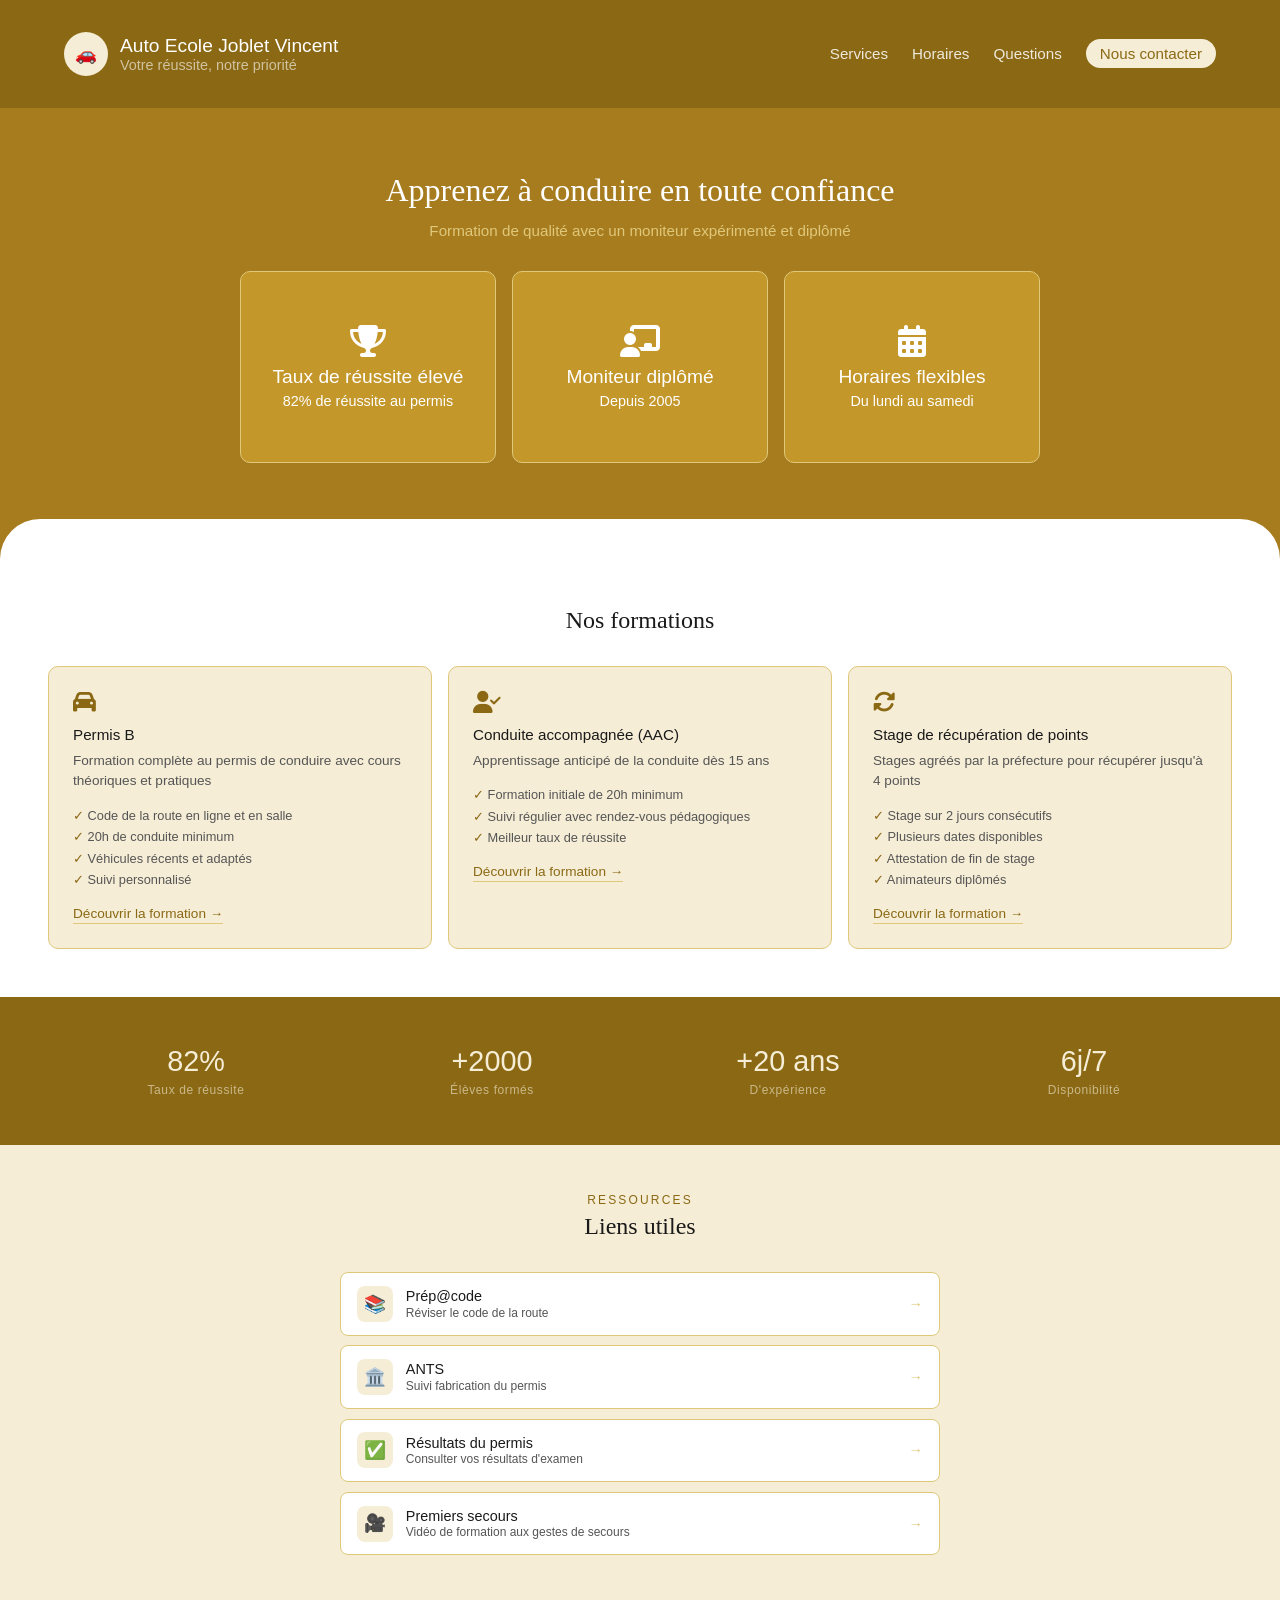
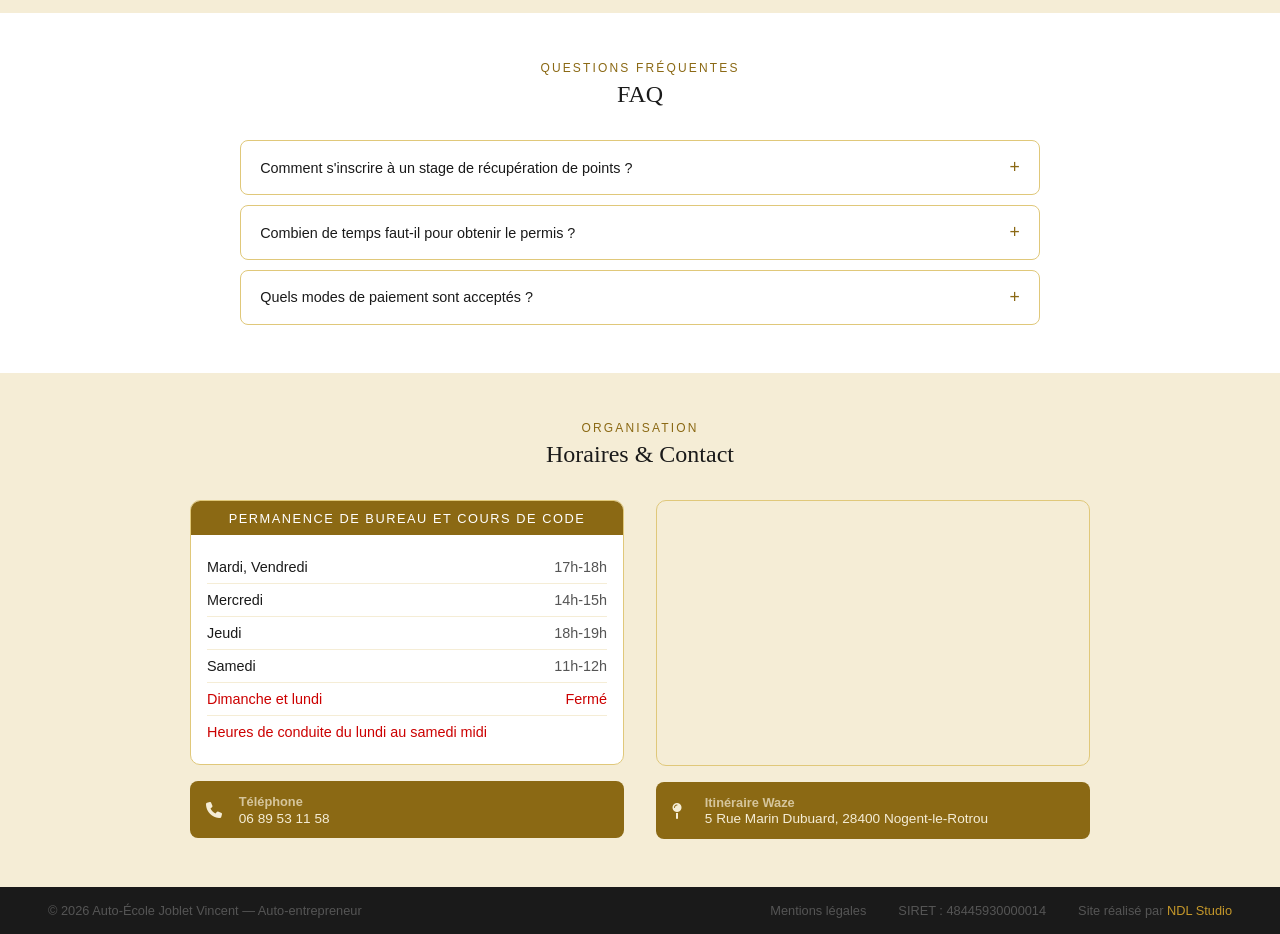
<file: index.html>
<!DOCTYPE html>
<html lang="fr">
<head>
  <meta charset="UTF-8">
  <link href="ressource/style.css" rel="stylesheet">
  <link rel="stylesheet" href="https://cdnjs.cloudflare.com/ajax/libs/font-awesome/6.5.0/css/all.min.css">
  <meta name="viewport" content="width=device-width, initial-scale=1.0">
  <title>Auto Ecole Joblet</title>
</head>
<body>

    <nav class="nav">
        <div class="nav-left">
            <div class="nav-logo-circle">🚗</div>
            <div>
                <p class="nav-title">Auto Ecole Joblet Vincent</p>
                <p class="nav-subtitle">Votre réussite, notre priorité</p>
            </div>
        </div>
        <ul class="nav-links">
            <li><a href="#services">Services</a></li>
            <li><a href="#contact">Horaires</a></li>
            <li><a href="#faq">Questions</a></li>
            <li><a href="#contact" class="nav-cta">Nous contacter</a></li>
        </ul>
        <button class="burger" id="burger">
            <span></span>
            <span></span>
            <span></span>
        </button>
    </nav>

    <section class="hero">
        <h1>Apprenez à conduire en toute confiance</h1>
        <p>Formation de qualité avec un moniteur expérimenté et diplômé</p>
        <div class="hero-cards">
            <div class="hero-card">
                <i class="fa-solid fa-trophy"></i>
                <h3>Taux de réussite élevé</h3>
                <p>82% de réussite au permis</p>
            </div>
            <div class="hero-card">
                <i class="fa-solid fa-chalkboard-user"></i>
                <h3>Moniteur diplômé</h3>
                <p>Depuis 2005</p>
            </div>
            <div class="hero-card">
                <i class="fa-solid fa-calendar-days"></i>
                <h3>Horaires flexibles</h3>
                <p>Du lundi au samedi</p>
            </div>
        </div>
    </section>

    <section class="services" id="services">
        <h2>Nos formations</h2>
        <div class="services-grid">
            <div class="scard">
                <i class="fa-solid fa-car"></i>
                <h3>Permis B</h3>
                <p>Formation complète au permis de conduire avec cours théoriques et pratiques</p>
                <ul>
                    <li>Code de la route en ligne et en salle</li>
                    <li>20h de conduite minimum</li>
                    <li>Véhicules récents et adaptés</li>
                    <li>Suivi personnalisé</li>
                </ul>
                <a href="permis-b.html" class="scard-btn">Découvrir la formation →</a>
            </div>
            <div class="scard">
                <i class="fa-solid fa-user-check"></i>
                <h3>Conduite accompagnée (AAC)</h3>
                <p>Apprentissage anticipé de la conduite dès 15 ans</p>
                <ul>
                    <li>Formation initiale de 20h minimum</li>
                    <li>Suivi régulier avec rendez-vous pédagogiques</li>
                    <li>Meilleur taux de réussite</li>
                </ul>
                <a href="conduite-accompagnee.html" class="scard-btn">Découvrir la formation →</a>
            </div>
            <div class="scard">
                <i class="fa-solid fa-rotate"></i>
                <h3>Stage de récupération de points</h3>
                <p>Stages agréés par la préfecture pour récupérer jusqu'à 4 points</p>
                <ul>
                    <li>Stage sur 2 jours consécutifs</li>
                    <li>Plusieurs dates disponibles</li>
                    <li>Attestation de fin de stage</li>
                    <li>Animateurs diplômés</li>
                </ul>
                <a href="recuperation-points.html" class="scard-btn">Découvrir la formation →</a>
            </div>
        </div>
    </section>

    <div class="stats">
        <div class="stat">
            <span class="stat-num">82%</span>
            <span class="stat-lbl">Taux de réussite</span>
        </div>
        <div class="stat">
            <span class="stat-num">+2000</span>
            <span class="stat-lbl">Élèves formés</span>
        </div>
        <div class="stat">
            <span class="stat-num">+20 ans</span>
            <span class="stat-lbl">D'expérience</span>
        </div>
        <div class="stat">
            <span class="stat-num">6j/7</span>
            <span class="stat-lbl">Disponibilité</span>
        </div>
    </div>

    <section class="liens" id="liens">
        <p class="section-label">Ressources</p>
        <h2>Liens utiles</h2>
        <div class="liens-grid">
            <div class="liens-group">
                <a href="https://www.prepacode-enpc.fr/landing_page" target="_blank" class="lien-card">
                    <div class="lien-icon">📚</div>
                    <div>
                        <p class="lien-name">Prép@code</p>
                        <p class="lien-desc">Réviser le code de la route</p>
                    </div>
                    <span class="lien-arrow">→</span>
                </a>
                <a href="https://permisdeconduire.ants.gouv.fr" target="_blank" class="lien-card">
                    <div class="lien-icon">🏛️</div>
                    <div>
                        <p class="lien-name">ANTS</p>
                        <p class="lien-desc">Suivi fabrication du permis</p>
                    </div>
                    <span class="lien-arrow">→</span>
                </a>
                <a href="https://www.securite-routiere.gouv.fr/resultats-du-permis-de-conduire#3" target="_blank" class="lien-card">
                    <div class="lien-icon">✅</div>
                    <div>
                        <p class="lien-name">Résultats du permis</p>
                        <p class="lien-desc">Consulter vos résultats d'examen</p>
                    </div>
                    <span class="lien-arrow">→</span>
                </a>
                <a href="https://www.youtube.com/watch?v=EZXLKHMjJOY" target="_blank" class="lien-card">
                    <div class="lien-icon">🎥</div>
                    <div>
                        <p class="lien-name">Premiers secours</p>
                        <p class="lien-desc">Vidéo de formation aux gestes de secours</p>
                    </div>
                    <span class="lien-arrow">→</span>
                </a>
            </div>
        </div>
    </section>

    <section class="faq" id="faq">
        <p class="section-label">Questions Fréquentes</p>
        <h2>FAQ</h2>
        <div class="faq-list">
            <div class="faq-item">
                <div class="faq-question">
                    <span>Comment s'inscrire à un stage de récupération de points ?</span>
                    <span class="faq-arrow">+</span>
                </div>
                <div class="faq-answer">Consultez les dates disponibles dans la section Stages et contactez-nous pour confirmer votre inscription</div>
            </div>
            <div class="faq-item">
                <div class="faq-question">
                    <span>Combien de temps faut-il pour obtenir le permis ?</span>
                    <span class="faq-arrow">+</span>
                </div>
                <div class="faq-answer">En moyenne comptez 3 à 6 mois selon votre rythme d'apprentissage.</div>
            </div>
            <div class="faq-item">
                <div class="faq-question">
                    <span>Quels modes de paiement sont acceptés ?</span>
                    <span class="faq-arrow">+</span>
                </div>
                <div class="faq-answer">Nous acceptons les espèces, chèques et virements.</div>
            </div>
        </div>
    </section>

    <section class="horaires" id="contact">
        <p class="section-label">Organisation</p>
        <h2>Horaires & Contact</h2>
        <div class="horaires-wrap">
            <div class="horaires-left">
                <div class="horaires-bloc">
                    <div class="horaires-bloc-texte">Permanence de bureau et cours de code</div>
                    <div class="horaires-bloc-content">
                        <div class="horaires-row">
                            <span class="jour">Mardi, Vendredi</span>
                            <span class="heure">17h-18h</span>
                        </div>
                        <div class="horaires-row">
                            <span class="jour">Mercredi</span>
                            <span class="heure">14h-15h</span>
                        </div>
                        <div class="horaires-row">
                            <span class="jour">Jeudi</span>
                            <span class="heure">18h-19h</span>
                        </div>
                        <div class="horaires-row">
                            <span class="jour">Samedi</span>
                            <span class="heure">11h-12h</span>
                        </div>
                        <div class="horaires-row ferme">
                            <span class="jour">Dimanche et lundi</span>
                            <span class="heure">Fermé</span>
                        </div>
                        <div class="horaires-row ferme">
                            <span class="jour">Heures de conduite du lundi au samedi midi</span>
                        </div>
                    </div>
                </div>
                <a href="tel:+33689531158" class="contact-card">
                    <i class="fa-solid fa-phone"></i>
                    <div class="contact-card-info">
                        <h4>Téléphone</h4>
                        <p>06 89 53 11 58</p>
                    </div>
                </a>
            </div>
            <div class="horaires-right">
                <div class="carte-placeholder">
                    <iframe 
                        src="https://www.google.com/maps/embed?pb=!1m18!1m12!1m3!1d2638.5!2d0.8234!3d48.3234!2m3!1f0!2f0!3f0!3m2!1i1024!2i768!4f13.1!3m3!1m2!1s0x0%3A0x0!2s5+Rue+Marin+Dubuard+28400+Nogent-le-Rotrou!5e0!3m2!1sfr!2sfr!4v1234567890"
                        width="100%" 
                        height="220" 
                        style="border:0; border-radius:10px;" 
                        allowfullscreen="" 
                        loading="lazy">
                    </iframe>
                </div>
                <a href="https://www.waze.com/ul?ll=48.32102%2C0.81841&navigate=yes" target="_blank" class="contact-card">
                    <i class="fa-solid fa-map-pin"></i>
                    <div class="contact-card-info">
                        <h4>Itinéraire Waze</h4>
                        <p>5 Rue Marin Dubuard, 28400 Nogent-le-Rotrou</p>
                    </div>
                </a>
            </div>
        </div>
    </section>

    <script src="ressource/script.js"></script>
</body>
<footer class="footer">
    <span>© 2026 Auto-École Joblet Vincent — Auto-entrepreneur</span>
    <div class="footer-links">
        <a href="mentions-legales.html">Mentions légales</a>
        <span>SIRET : 48445930000014</span>
        <span class="footer-credit">Site réalisé par <a href="https://ndlstudio.fr" target="_blank">NDL Studio</a></span>
    </div>
</footer>
</html>
</file>
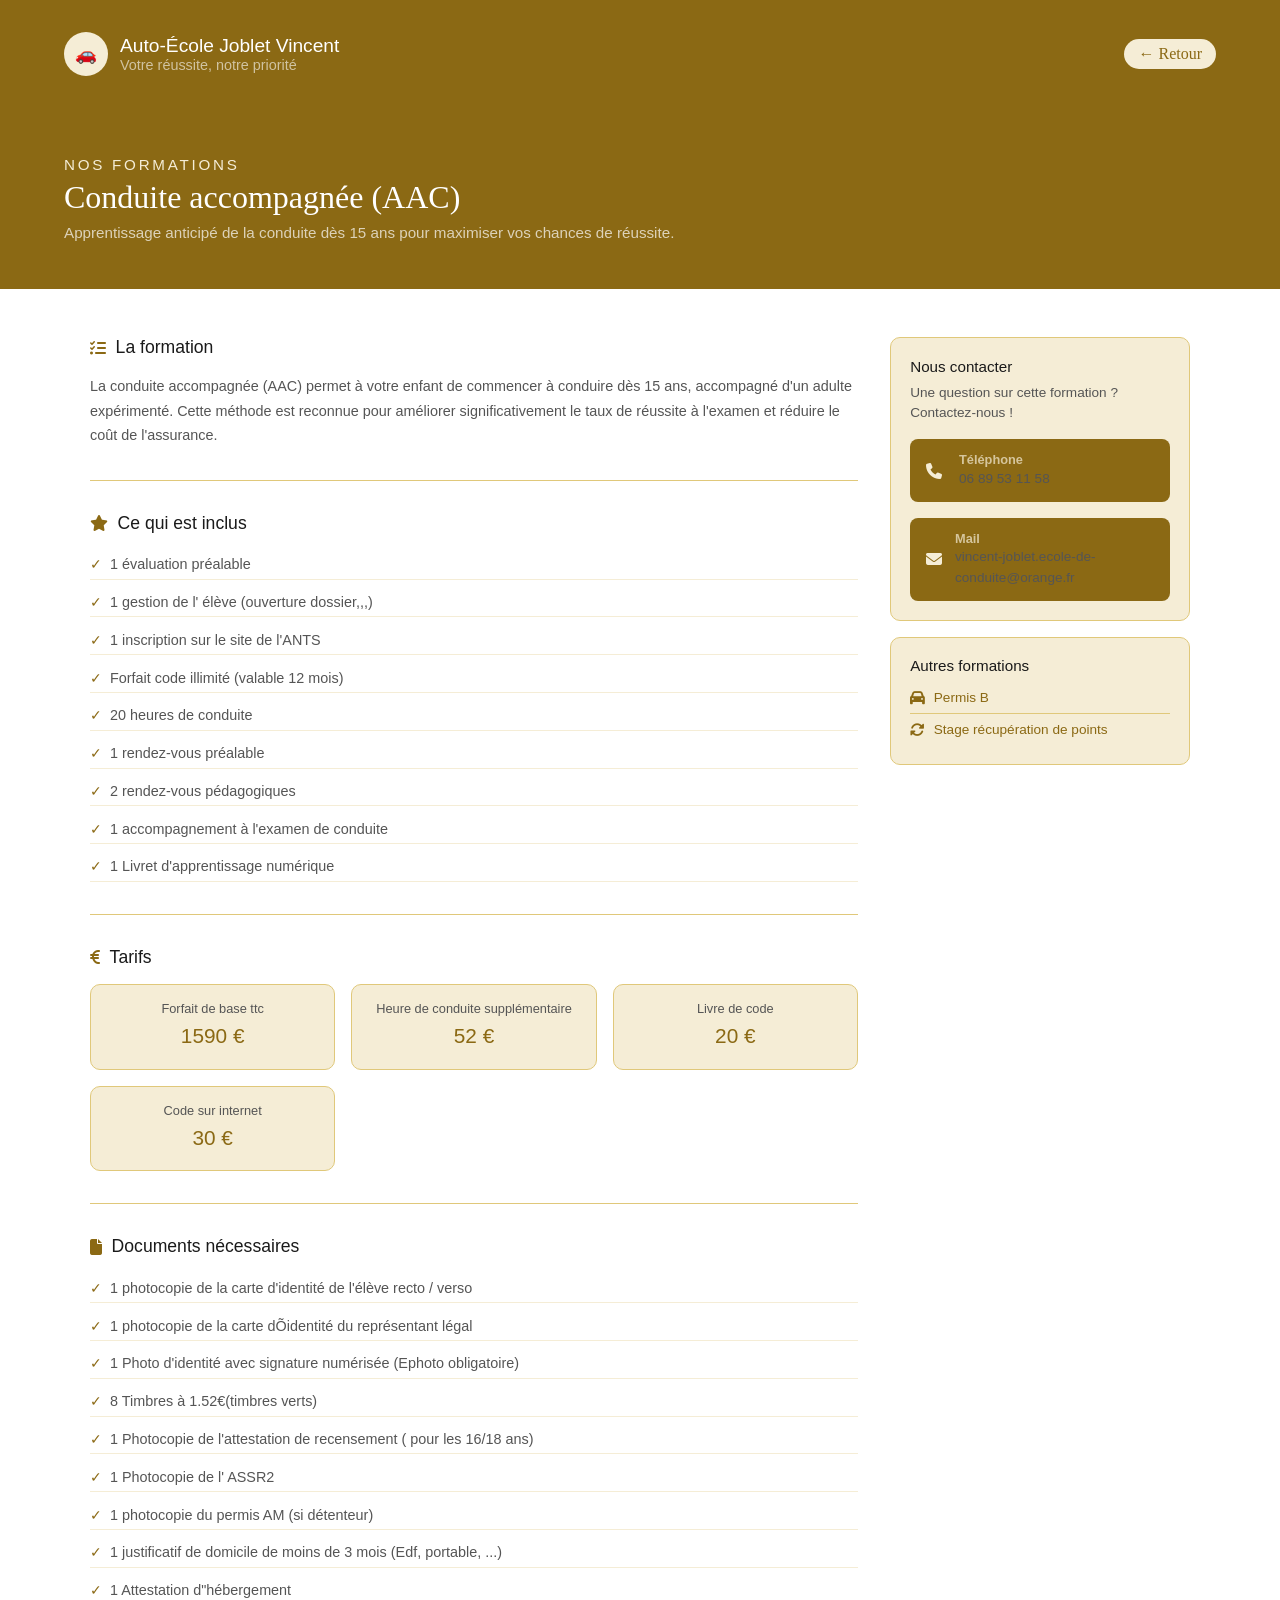
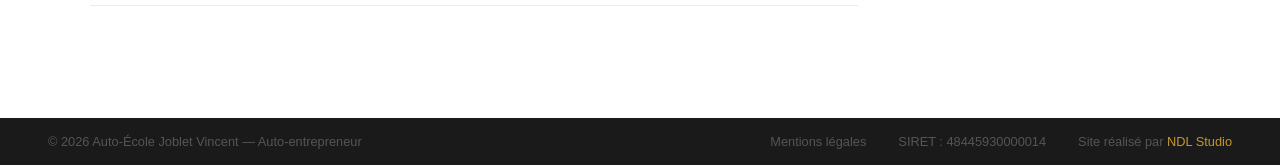
<file: conduite-accompagnee.html>
<!DOCTYPE html>
<html lang="fr">
<head>
    <meta charset="UTF-8">
    <meta name="viewport" content="width=device-width, initial-scale=1.0">
    <title>Conduite Accompagnée - Auto-École Joblet Vincent</title>
    <link href="ressource/style.css" rel="stylesheet">
    <link rel="stylesheet" href="https://cdnjs.cloudflare.com/ajax/libs/font-awesome/6.5.0/css/all.min.css">
</head>
<body>

    <nav class="nav">
        <div class="nav-left">
            <div class="nav-logo-circle">🚗</div>
            <div>
                <p class="nav-title">Auto-École Joblet Vincent</p>
                <p class="nav-subtitle">Votre réussite, notre priorité</p>
            </div>
        </div>
        <a href="index.html" class="nav-cta" style="text-decoration:none;">← Retour</a>
    </nav>

    <div class="formation-hero">
        <div class="formation-hero-content">
            <p class="section-label">Nos formations</p>
            <h1>Conduite accompagnée (AAC)</h1>
            <p>Apprentissage anticipé de la conduite dès 15 ans pour maximiser vos chances de réussite.</p>
        </div>
    </div>

    <section class="formation-section">
        <div class="formation-grid">

            <div class="formation-main">

                <div class="formation-bloc">
                    <h2><i class="fa-solid fa-list-check"></i> La formation</h2>
                    <p>La conduite accompagnée (AAC) permet à votre enfant de commencer à conduire dès 15 ans, accompagné d'un adulte expérimenté. Cette méthode est reconnue pour améliorer significativement le taux de réussite à l'examen et réduire le coût de l'assurance.</p>
                </div>


                <div class="formation-bloc">
                    <h2><i class="fa-solid fa-star"></i> Ce qui est inclus</h2>
                    <ul class="formation-list">
                        <li>1 évaluation préalable</li>
                        <li>1 gestion de l' élève (ouverture dossier,,,)</li>
                        <li>1 inscription sur le site de l'ANTS</li>
                        <li>Forfait code illimité (valable 12 mois)</li>
                        <li>20 heures de conduite</li>
                        <li>1 rendez-vous préalable</li>
                        <li>2 rendez-vous pédagogiques</li>
                        <li>1 accompagnement à l'examen de conduite</li>
                        <li>1 Livret d'apprentissage numérique</li>
                    </ul>
                </div>

                <div class="formation-bloc">
                    <h2><i class="fa-solid fa-euro-sign"></i> Tarifs</h2>
                    <div class="tarifs-grid">
                        <div class="tarif-card">
                            <div class="tarif-nom">Forfait de base ttc</div>
                            <div class="tarif-prix">1590 €</div>
                            <!-- <div class="tarif-desc">Prestation décrite au dessus</div> -->
                        </div>
                        <div class="tarif-card">
                            <div class="tarif-nom">Heure de conduite supplémentaire</div>
                            <div class="tarif-prix">52 €</div>
                        </div>
                        <div class="tarif-card">
                            <div class="tarif-nom">Livre de code</div>
                            <div class="tarif-prix">20 €</div>
                        </div>
                        <div class="tarif-card">
                            <div class="tarif-nom">Code sur internet</div>
                            <div class="tarif-prix">30 €</div>
                        </div>
                    </div>
                </div>

                <div class="formation-bloc">
                    <h2><i class="fa-solid fa-file"></i> Documents nécessaires</h2>
                    <ul class="formation-list">
                        <li>1 photocopie de la carte d'identité de l'élève recto / verso</li>
                        <li>1 photocopie de la carte dÕidentité du représentant légal</li>
                        <li>1 Photo d'identité avec signature numérisée (Ephoto obligatoire)</li>
                        <li>8 Timbres à 1.52€(timbres verts)</li>
                        <li>1 Photocopie de l'attestation de recensement ( pour les 16/18 ans)</li>
                        <li>1 Photocopie de l' ASSR2</li>
                        <li>1 photocopie du permis AM (si détenteur)</li>
                        <li>1 justificatif de domicile de moins de 3 mois (Edf, portable, ...)</li>
                        <li>1 Attestation d"hébergement</li>
                    </ul>
                </div>

            </div>

            <div class="formation-aside">
                <div class="aside-card">
                    <h3>Nous contacter</h3>
                    <p>Une question sur cette formation ? Contactez-nous !</p>
                    <a href="tel:+33689531158" class="contact-card" style="margin-top:1rem;">
                        <i class="fa-solid fa-phone"></i>
                        <div class="contact-card-info">
                            <h4>Téléphone</h4>
                            <p>06 89 53 11 58</p>
                        </div>
                    </a>
                    <a href="mailto:vincent-joblet.ecole-de-conduite@orange.fr" class="contact-card" style="margin-top:1rem;">
                        <i class="fa-solid fa-envelope"></i>
                        <div class="contact-card-info">
                            <h4>Mail</h4>
                            <p>vincent-joblet.ecole-de-conduite@orange.fr</p>
                        </div>
                    </a>
                </div>
                <div class="aside-card">
                    <h3>Autres formations</h3>
                    <a href="permis-b.html" class="aside-lien">
                        <i class="fa-solid fa-car"></i> Permis B
                    </a>
                    <a href="recuperation-points.html" class="aside-lien">
                        <i class="fa-solid fa-rotate"></i> Stage récupération de points
                    </a>
                </div>
            </div>

        </div>
    </section>

    <footer class="footer">
        <span>© 2026 Auto-École Joblet Vincent — Auto-entrepreneur</span>
        <div class="footer-links">
            <a href="mentions-legales.html">Mentions légales</a>
            <span>SIRET : 48445930000014</span>
            <span class="footer-credit">Site réalisé par <a href="https://ndlstudio.fr" target="_blank">NDL Studio</a></span>
        </div>
    </footer>

</body>
</html>
</file>
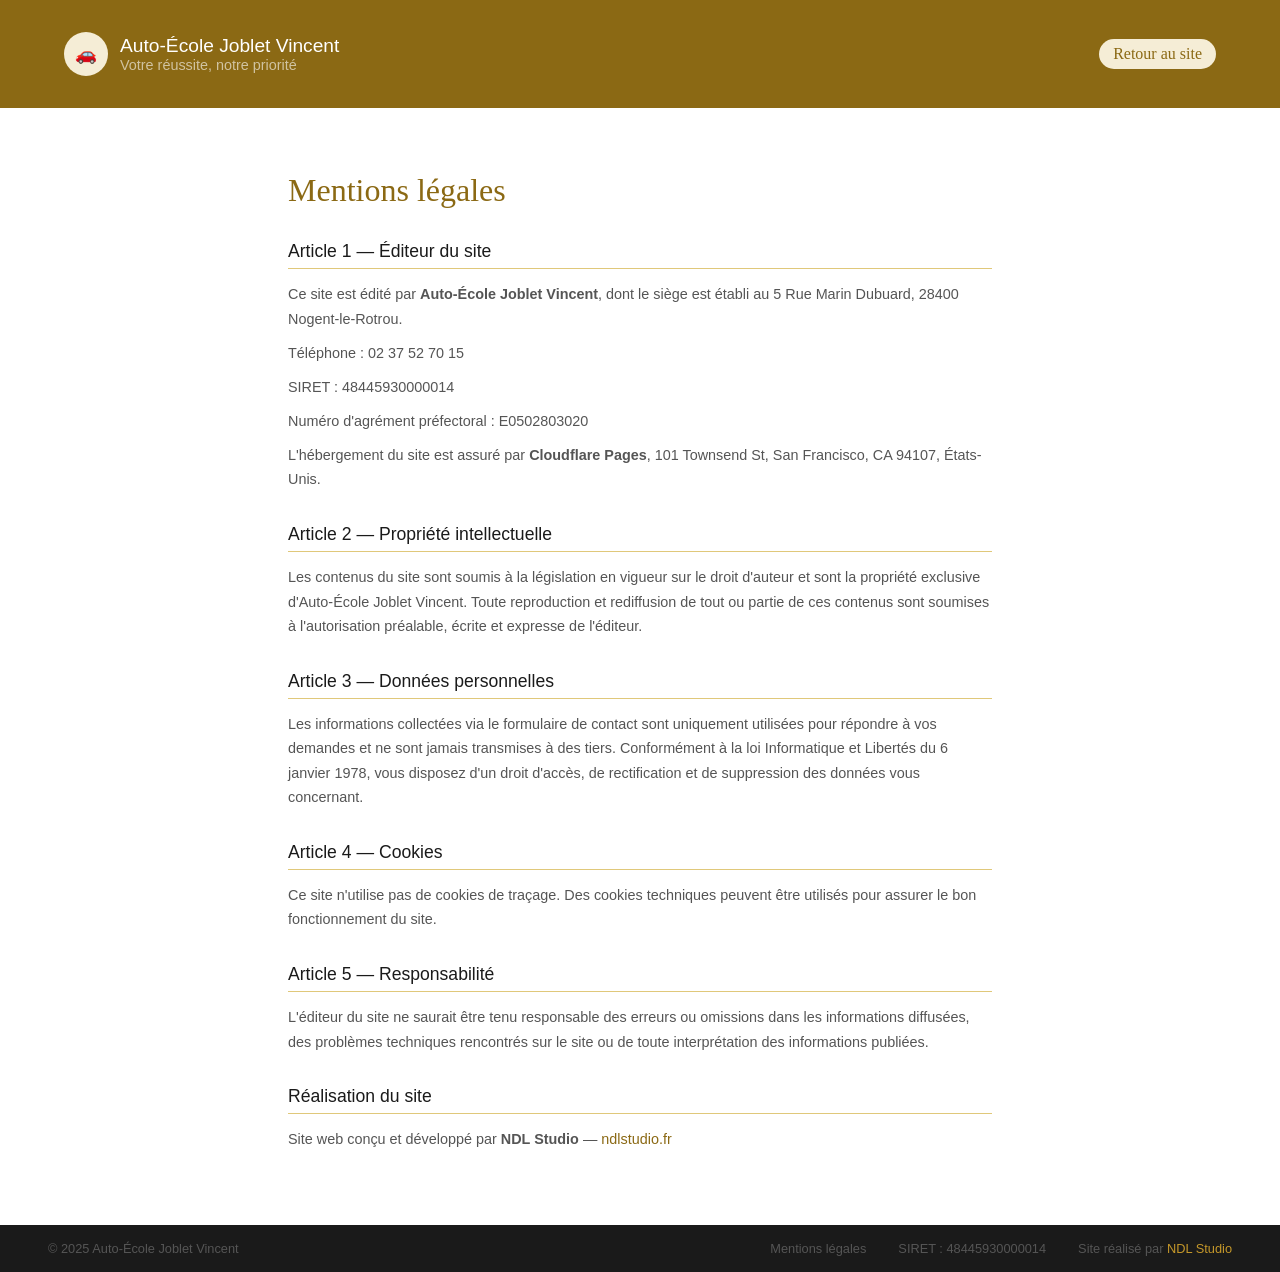
<file: mentions-legales.html>
<!DOCTYPE html>
<html lang="fr">
<head>
    <meta charset="UTF-8">
    <meta name="viewport" content="width=device-width, initial-scale=1.0">
    <title>Mentions légales - Auto-École Joblet Vincent</title>
    <link href="ressource/style.css" rel="stylesheet">
    <link rel="stylesheet" href="https://cdnjs.cloudflare.com/ajax/libs/font-awesome/6.5.0/css/all.min.css">
</head>
<body>

    <nav class="nav">
        <div class="nav-left">
            <div class="nav-logo-circle">🚗</div>
            <div>
                <p class="nav-title">Auto-École Joblet Vincent</p>
                <p class="nav-subtitle">Votre réussite, notre priorité</p>
            </div>
        </div>
        <a href="index.html" class="nav-cta" style="text-decoration:none;">Retour au site</a>
    </nav>

    <section class="mentions">
        <h1>Mentions légales</h1>

        <h2>Article 1 — Éditeur du site</h2>
        <p>Ce site est édité par <strong>Auto-École Joblet Vincent</strong>, dont le siège est établi au 5 Rue Marin Dubuard, 28400 Nogent-le-Rotrou.</p>
        <p>Téléphone : 02 37 52 70 15</p>
        <p>SIRET : 48445930000014</p>
        <p>Numéro d'agrément préfectoral : E0502803020</p>
        <p>L'hébergement du site est assuré par <strong>Cloudflare Pages</strong>, 101 Townsend St, San Francisco, CA 94107, États-Unis.</p>

        <h2>Article 2 — Propriété intellectuelle</h2>
        <p>Les contenus du site sont soumis à la législation en vigueur sur le droit d'auteur et sont la propriété exclusive d'Auto-École Joblet Vincent. Toute reproduction et rediffusion de tout ou partie de ces contenus sont soumises à l'autorisation préalable, écrite et expresse de l'éditeur.</p>

        <h2>Article 3 — Données personnelles</h2>
        <p>Les informations collectées via le formulaire de contact sont uniquement utilisées pour répondre à vos demandes et ne sont jamais transmises à des tiers. Conformément à la loi Informatique et Libertés du 6 janvier 1978, vous disposez d'un droit d'accès, de rectification et de suppression des données vous concernant.</p>

        <h2>Article 4 — Cookies</h2>
        <p>Ce site n'utilise pas de cookies de traçage. Des cookies techniques peuvent être utilisés pour assurer le bon fonctionnement du site.</p>

        <h2>Article 5 — Responsabilité</h2>
        <p>L'éditeur du site ne saurait être tenu responsable des erreurs ou omissions dans les informations diffusées, des problèmes techniques rencontrés sur le site ou de toute interprétation des informations publiées.</p>

        <h2>Réalisation du site</h2>
        <p>Site web conçu et développé par <strong>NDL Studio</strong> — <a href="https://ndlstudio.fr" target="_blank">ndlstudio.fr</a></p>
    </section>

    <footer class="footer">
        <span>© 2025 Auto-École Joblet Vincent</span>
        <div class="footer-links">
            <span>Mentions légales</span>
            <span>SIRET : 48445930000014</span>
            <span class="footer-credit">Site réalisé par <a href="https://ndlstudio.fr" target="_blank">NDL Studio</a></span>
        </div>
    </footer>

</body>
</html>
</file>
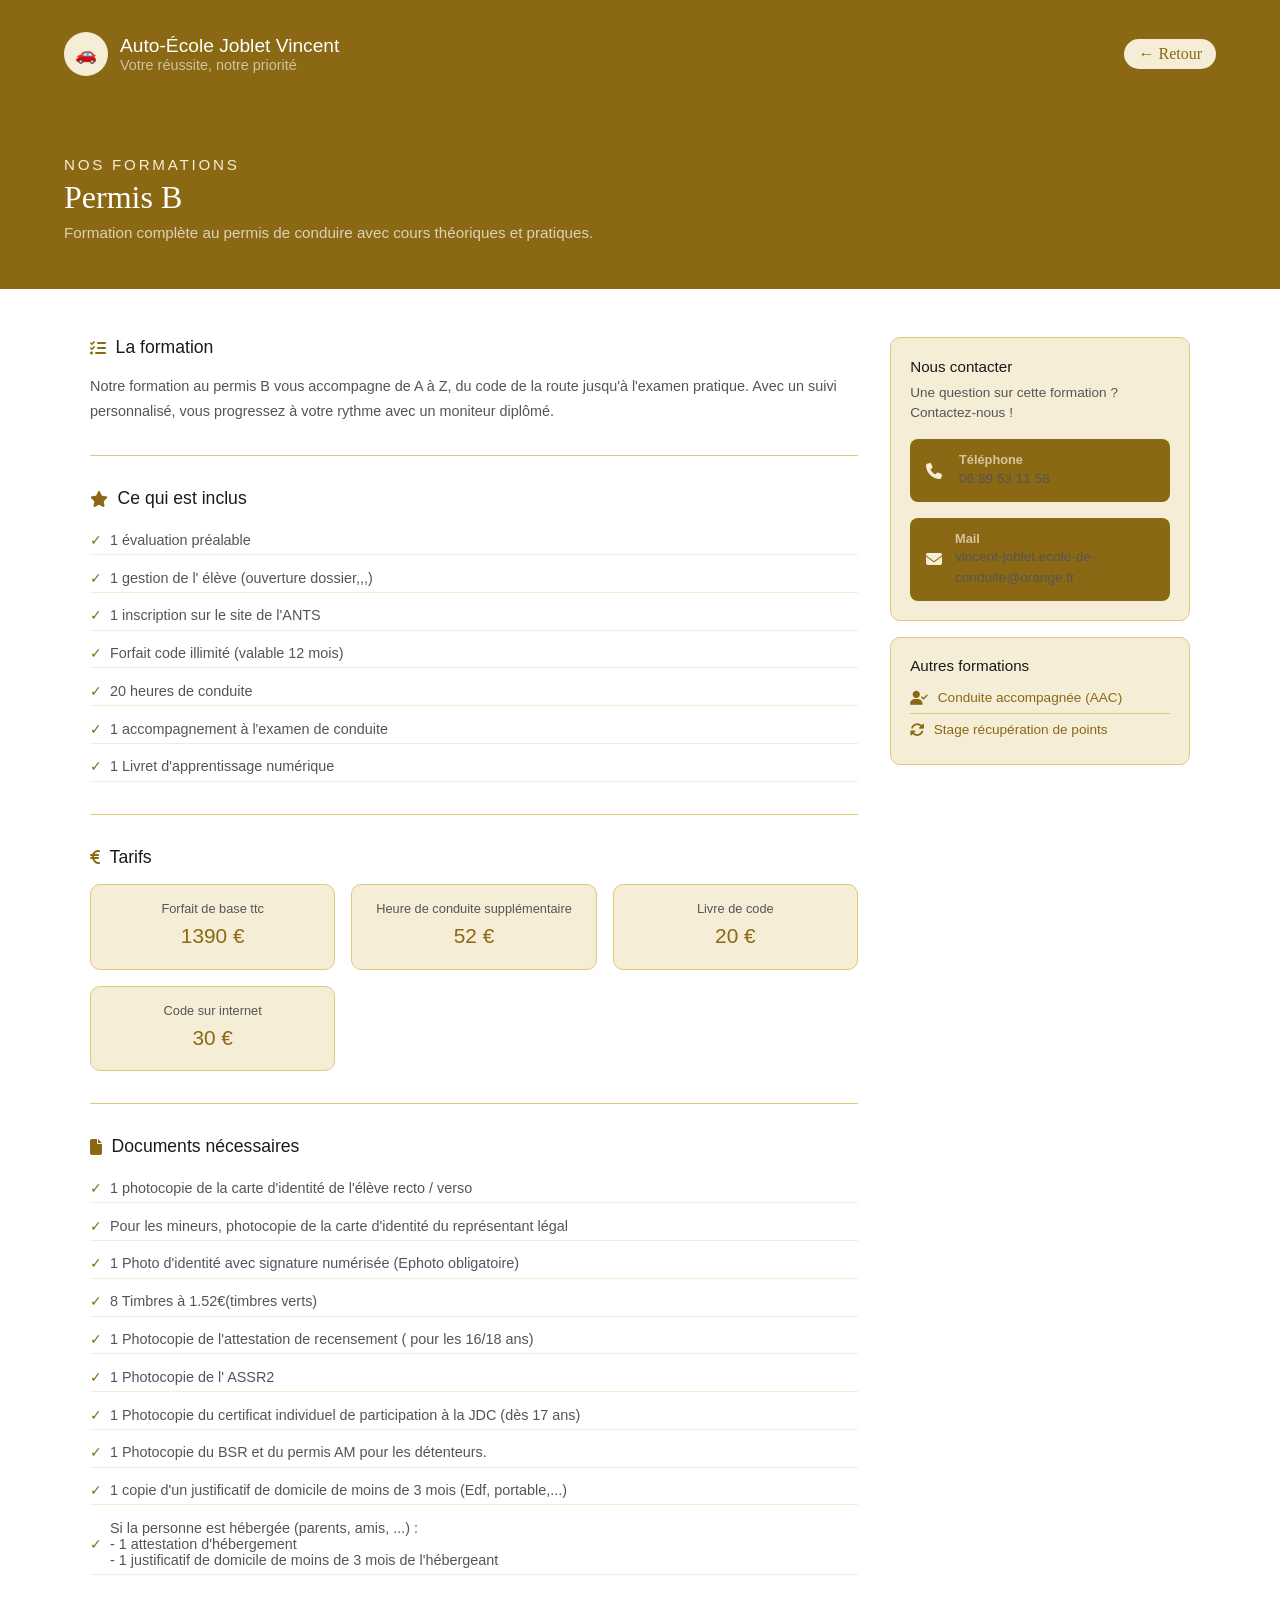
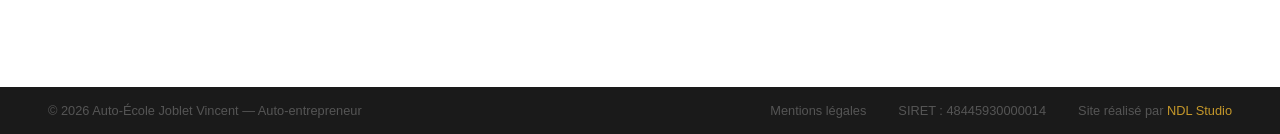
<file: permis-b.html>
<!DOCTYPE html>
<html lang="fr">
<head>
    <meta charset="UTF-8">
    <meta name="viewport" content="width=device-width, initial-scale=1.0">
    <title>Permis B - Auto-École Joblet Vincent</title>
    <link href="ressource/style.css" rel="stylesheet">
    <link rel="stylesheet" href="https://cdnjs.cloudflare.com/ajax/libs/font-awesome/6.5.0/css/all.min.css">
</head>
<body>

    <nav class="nav">
        <div class="nav-left">
            <div class="nav-logo-circle">🚗</div>
            <div>
                <p class="nav-title">Auto-École Joblet Vincent</p>
                <p class="nav-subtitle">Votre réussite, notre priorité</p>
            </div>
        </div>
        <a href="index.html" class="nav-cta" style="text-decoration:none;">← Retour</a>
    </nav>

    <div class="formation-hero">
        <div class="formation-hero-content">
            <p class="section-label">Nos formations</p>
            <h1>Permis B</h1>
            <p>Formation complète au permis de conduire avec cours théoriques et pratiques.</p>
        </div>
    </div>

    <section class="formation-section">
        <div class="formation-grid">

            <div class="formation-main">

                <div class="formation-bloc">
                    <h2><i class="fa-solid fa-list-check"></i> La formation</h2>
                    <p>Notre formation au permis B vous accompagne de A à Z, du code de la route jusqu'à l'examen pratique. Avec un suivi personnalisé, vous progressez à votre rythme avec un moniteur diplômé.</p>
                </div>

                <div class="formation-bloc">
                    <h2><i class="fa-solid fa-star"></i> Ce qui est inclus</h2>
                    <ul class="formation-list">
                        <li>1 évaluation préalable</li>
                        <li>1 gestion de l' élève (ouverture dossier,,,)</li>
                        <li>1 inscription sur le site de l'ANTS</li>
                        <li>Forfait code illimité (valable 12 mois)</li>
                        <li>20 heures de conduite</li>
                        <li>1 accompagnement à l'examen de conduite</li>
                        <li>1 Livret d'apprentissage numérique</li>
                    </ul>
                </div>

                <div class="formation-bloc">
                    <h2><i class="fa-solid fa-euro-sign"></i> Tarifs</h2>
                    <div class="tarifs-grid">
                        <div class="tarif-card">
                            <div class="tarif-nom">Forfait de base ttc</div>
                            <div class="tarif-prix">1390 €</div>
                            <!-- <div class="tarif-desc">Prestation décrite au dessus</div> -->
                        </div>
                        <div class="tarif-card">
                            <div class="tarif-nom">Heure de conduite supplémentaire</div>
                            <div class="tarif-prix">52 €</div>
                        </div>
                        <div class="tarif-card">
                            <div class="tarif-nom">Livre de code</div>
                            <div class="tarif-prix">20 €</div>
                        </div>
                        <div class="tarif-card">
                            <div class="tarif-nom">Code sur internet</div>
                            <div class="tarif-prix">30 €</div>
                        </div>
                    </div>
                </div>

                <div class="formation-bloc">
                    <h2><i class="fa-solid fa-file"></i> Documents nécessaires</h2>
                    <ul class="formation-list">
                        <li>1 photocopie de la carte d'identité de l'élève recto / verso</li>
                        <li>Pour les mineurs, photocopie de la carte d'identité du représentant légal</li>
                        <li>1 Photo d'identité avec signature numérisée (Ephoto obligatoire)</li>
                        <li>8 Timbres à 1.52€(timbres verts)</li>
                        <li>1 Photocopie de l'attestation de recensement ( pour les 16/18 ans)</li>
                        <li>1 Photocopie de l' ASSR2</li>
                        <li>1 Photocopie du certificat individuel de participation à la JDC (dès 17 ans)</li>
                        <li>1 Photocopie du BSR et du permis AM pour les détenteurs.</li>
                        <li>1 copie d'un justificatif de domicile de moins de 3 mois (Edf, portable,...)</li>
                        <li>Si la personne est hébergée (parents, amis, ...) :<br>
                            - 1 attestation d'hébergement<br>
                            - 1 justificatif de domicile de moins de 3 mois de l'hébergeant</li>
                    </ul>
                </div>

            </div>

            <div class="formation-aside">
                <div class="aside-card">
                    <h3>Nous contacter</h3>
                    <p>Une question sur cette formation ? Contactez-nous !</p>
                    <a href="tel:+33689531158" class="contact-card" style="margin-top:1rem;">
                        <i class="fa-solid fa-phone"></i>
                        <div class="contact-card-info">
                            <h4>Téléphone</h4>
                            <p>06 89 53 11 58</p>
                        </div>
                    </a>
                    <a href="mailto:vincent-joblet.ecole-de-conduite@orange.fr" class="contact-card" style="margin-top:1rem;">
                        <i class="fa-solid fa-envelope"></i>
                        <div class="contact-card-info">
                            <h4>Mail</h4>
                            <p>vincent-joblet.ecole-de-conduite@orange.fr</p>
                        </div>
                    </a>
                </div>
                <div class="aside-card">
                    <h3>Autres formations</h3>
                    <a href="conduite-accompagnee.html" class="aside-lien">
                        <i class="fa-solid fa-user-check"></i> Conduite accompagnée (AAC)
                    </a>
                    <a href="recuperation-points.html" class="aside-lien">
                        <i class="fa-solid fa-rotate"></i> Stage récupération de points
                    </a>
                </div>
            </div>

        </div>
    </section>

    <footer class="footer">
        <span>© 2026 Auto-École Joblet Vincent — Auto-entrepreneur</span>
        <div class="footer-links">
            <a href="mentions-legales.html">Mentions légales</a>
            <span>SIRET : 48445930000014</span>
            <span class="footer-credit">Site réalisé par <a href="https://ndlstudio.fr" target="_blank">NDL Studio</a></span>
        </div>
    </footer>

</body>
</html>
</file>
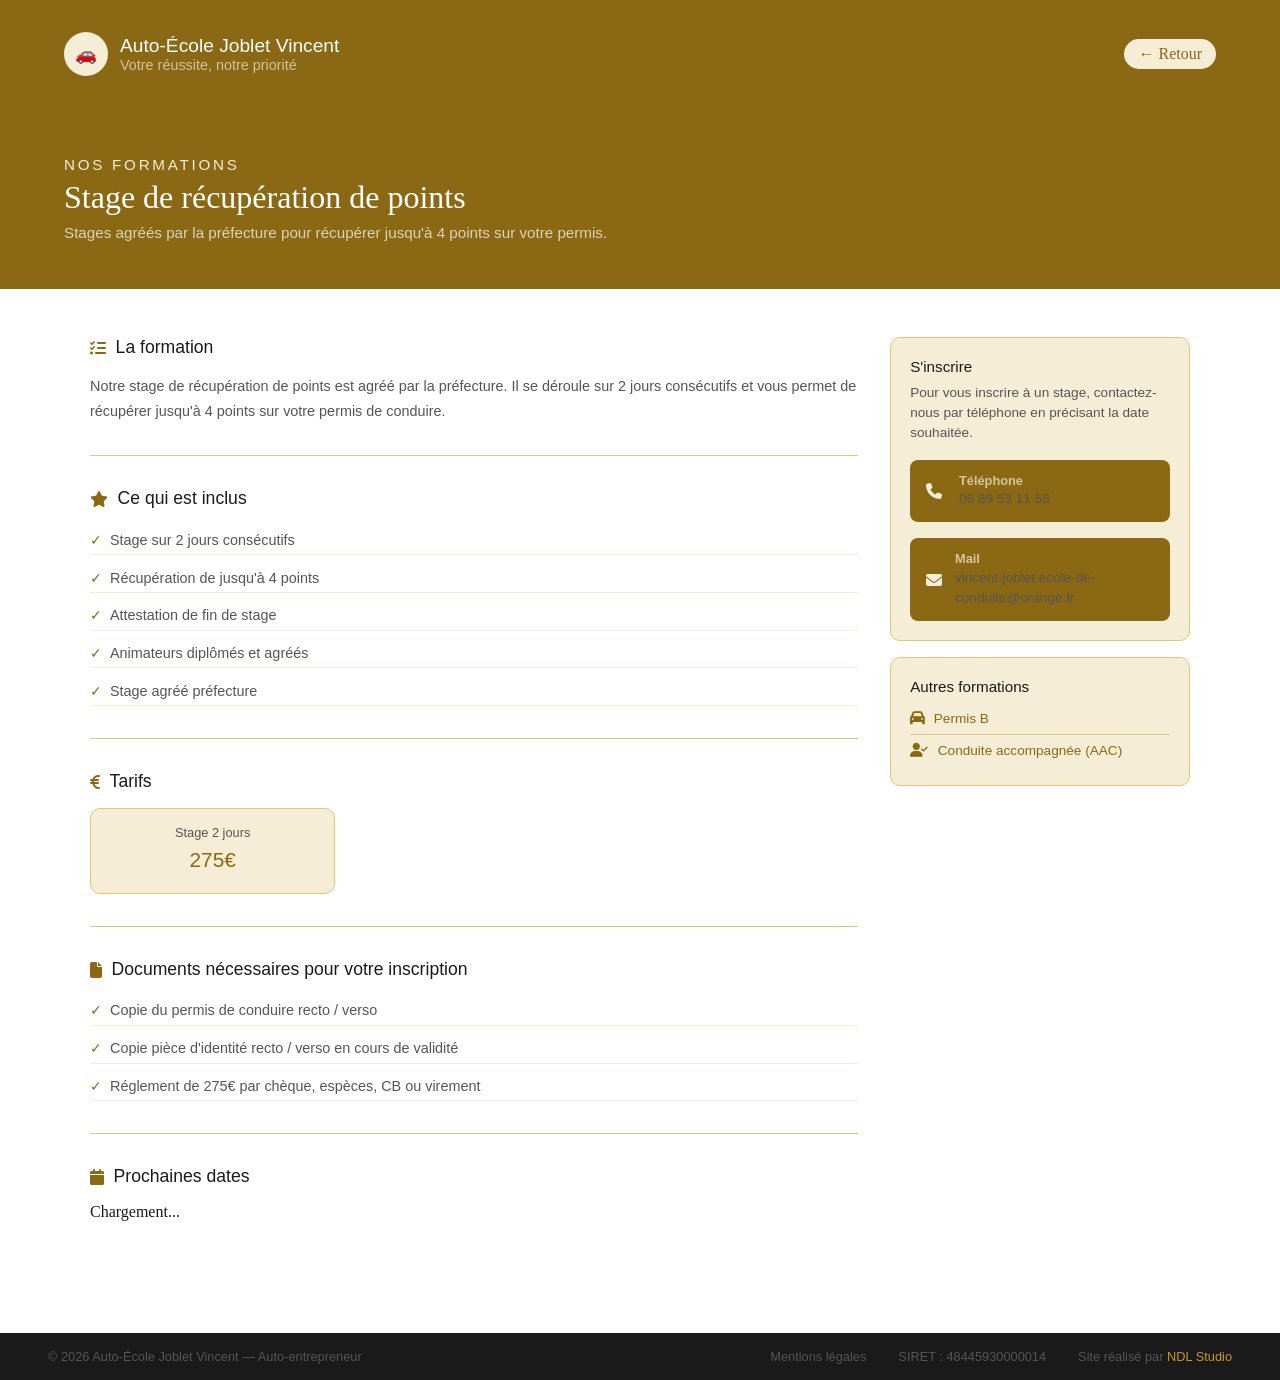
<file: recuperation-points.html>
<!DOCTYPE html>
<html lang="fr">
<head>
    <meta charset="UTF-8">
    <meta name="viewport" content="width=device-width, initial-scale=1.0">
    <title>Stage Récupération de Points - Auto-École Joblet Vincent</title>
    <link href="ressource/style.css" rel="stylesheet">
    <link rel="stylesheet" href="https://cdnjs.cloudflare.com/ajax/libs/font-awesome/6.5.0/css/all.min.css">
</head>
<body>

    <nav class="nav">
        <div class="nav-left">
            <div class="nav-logo-circle">🚗</div>
            <div>
                <p class="nav-title">Auto-École Joblet Vincent</p>
                <p class="nav-subtitle">Votre réussite, notre priorité</p>
            </div>
        </div>
        <a href="index.html" class="nav-cta" style="text-decoration:none;">← Retour</a>
    </nav>

    <div class="formation-hero">
        <div class="formation-hero-content">
            <p class="section-label">Nos formations</p>
            <h1>Stage de récupération de points</h1>
            <p>Stages agréés par la préfecture pour récupérer jusqu'à 4 points sur votre permis.</p>
        </div>
    </div>

    <section class="formation-section">
        <div class="formation-grid">

            <div class="formation-main">

                <div class="formation-bloc">
                    <h2><i class="fa-solid fa-list-check"></i> La formation</h2>
                    <p>Notre stage de récupération de points est agréé par la préfecture. Il se déroule sur 2 jours consécutifs et vous permet de récupérer jusqu'à 4 points sur votre permis de conduire.</p>
                </div>

                <div class="formation-bloc">
                    <h2><i class="fa-solid fa-star"></i> Ce qui est inclus</h2>
                    <ul class="formation-list">
                        <li>Stage sur 2 jours consécutifs</li>
                        <li>Récupération de jusqu'à 4 points</li>
                        <li>Attestation de fin de stage</li>
                        <li>Animateurs diplômés et agréés</li>
                        <li>Stage agréé préfecture</li>
                    </ul>
                </div>

                <div class="formation-bloc">
                    <h2><i class="fa-solid fa-euro-sign"></i> Tarifs</h2>
                    <div class="tarifs-grid">
                        <div class="tarif-card">
                            <div class="tarif-nom">Stage 2 jours</div>
                            <div class="tarif-prix">275€</div>
                        </div>
                    </div>
                </div>

                <div class="formation-bloc">
                    <h2><i class="fa-solid fa-file"></i> Documents nécessaires pour votre inscription</h2>
                    <ul class="formation-list">
                        <li>Copie du permis de conduire recto / verso</li>
                        <li>Copie pièce d'identité recto / verso en cours de validité</li>
                        <li>Réglement de 275€ par chèque, espèces, CB ou virement</li>
                    </ul>
                </div>

                <div class="formation-bloc">
                    <h2><i class="fa-solid fa-calendar"></i> Prochaines dates</h2>
                    <div id="liste-stages-detail">Chargement...</div>
                </div>

            </div>

            <div class="formation-aside">
                <div class="aside-card">
                    <h3>S'inscrire</h3>
                    <p>Pour vous inscrire à un stage, contactez-nous par téléphone en précisant la date souhaitée.</p>
                    <a href="tel:+33689531158" class="contact-card" style="margin-top:1rem;">
                        <i class="fa-solid fa-phone"></i>
                        <div class="contact-card-info">
                            <h4>Téléphone</h4>
                            <p>06 89 53 11 58</p>
                        </div>
                    </a>
                    <a href="mailto:vincent-joblet.ecole-de-conduite@orange.fr" class="contact-card" style="margin-top:1rem;">
                        <i class="fa-solid fa-envelope"></i>
                        <div class="contact-card-info">
                            <h4>Mail</h4>
                            <p>vincent-joblet.ecole-de-conduite@orange.fr</p>
                        </div>
                    </a>
                </div>
                <div class="aside-card">
                    <h3>Autres formations</h3>
                    <a href="permis-b.html" class="aside-lien">
                        <i class="fa-solid fa-car"></i> Permis B
                    </a>
                    <a href="conduite-accompagnee.html" class="aside-lien">
                        <i class="fa-solid fa-user-check"></i> Conduite accompagnée (AAC)
                    </a>
                </div>
            </div>

        </div>
    </section>

    <footer class="footer">
        <span>© 2026 Auto-École Joblet Vincent — Auto-entrepreneur</span>
        <div class="footer-links">
            <a href="mentions-legales.html">Mentions légales</a>
            <span>SIRET : 48445930000014</span>
            <span class="footer-credit">Site réalisé par <a href="https://ndlstudio.fr" target="_blank">NDL Studio</a></span>
        </div>
    </footer>

    <script>
    async function chargerStagesDetail() {
        const reponse = await fetch('https://api.github.com/repos/natha-der/auto-ecole-joblet-vincent/contents/_stages');
        const fichiers = await reponse.json();
        
        let stages = [];
        
        for (const fichier of fichiers) {
            const contenu = await fetch(fichier.download_url);
            const texte = await contenu.text();
            
            const dateDebut = texte.match(/date_debut:\s*(.+)/)?.[1]?.trim();
            const dateFin = texte.match(/date_fin:\s*(.+)/)?.[1]?.trim();
            const places = texte.match(/places:\s*(.+)/)?.[1]?.trim();
            const heure = texte.match(/heure:\s*(.+)/)?.[1]?.trim();
            
            stages.push({ dateDebut, dateFin, places, heure });
        }
        
        let html = '';
        for (const stage of stages) {
            const placesNum = parseInt(stage.places);
            const badgeClass = placesNum === 0 ? 'stage-complet' : 'stage-places';
            const badgeTexte = placesNum === 0 ? 'Complet' : `${placesNum} places disponibles`;
            
            html += `
            <div class="stage-card">
                <div class="stage-info">
                    <div class="stage-date">📅 ${stage.dateDebut} - ${stage.dateFin}</div>
                    <div class="stage-heure">🕐 ${stage.heure}</div>
                </div>
                <span class="${badgeClass}">${badgeTexte}</span>
            </div>`;
        }
        
        document.getElementById('liste-stages-detail').innerHTML = html;
    }

    chargerStagesDetail();
    </script>

</body>
</html>
</file>
<file: ressource/style.css>
:root {
  --couleur-primaire: #8B6914;
  --couleur-primaire-clair: #A67C1F;
  --couleur-secondaire: #C4972A;
  --couleur-fond-clair: #F5EDD6;
  --couleur-fond-blanc: #FFFFFF;
  --couleur-texte: #1A1A1A;
  --couleur-texte-gris: #555555;
  --couleur-bordure: #E0C87A;
}

* {
    box-sizing: border-box;
    margin: 0;
    padding: 0;
}

body {
    font-family: Georgia, serif;
    background: var(--couleur-fond-blanc);
    color: var(--couleur-texte);
}

nav {
    background: var(--couleur-primaire);
    padding: 2rem 4rem;
    display: flex;
    align-items: center;
    justify-content: space-between;
}

.nav-left {
    display: flex;
    align-items: center;
    gap: 12px;
}

.nav-logo-circle {
    width: 44px;
    height: 44px;
    background: var(--couleur-fond-clair);
    border-radius: 50%;
    display: flex;
    align-items: center;
    justify-content: center;
    font-size: 1.1rem;
}

.nav-title {
    color: white;
    font-size: 1.2rem;
    font-weight: 500;
    font-family: sans-serif;
}

.nav-subtitle {
    color: rgba(255,255,255,0.6);
    font-size: 0.9rem;
    font-family: sans-serif;
}

.nav-links {
    display: flex;
    gap: 24px;
    list-style: none;
    align-items: center;
}

.nav-links a {
    color: rgba(255,255,255,0.85);
    font-size: 0.95rem;
    font-family: sans-serif;
    text-decoration: none;
    transition: color 0.2s;
}

.nav-links a:hover {
    color: var(--couleur-fond-clair);
}

.nav-cta {
    background: var(--couleur-fond-clair) !important;
    color: var(--couleur-primaire) !important;
    padding: 6px 14px;
    border-radius: 20px;
    font-weight: 500;
}

.burger {
    display: none;
}

.hero {
    background-color: var(--couleur-primaire-clair);
    padding: 4rem 3rem 6rem;
    text-align: center;
    position: relative;
}

.hero::after {
    content: '';
    position: absolute;
    bottom: 0;
    left: 0;
    right: 0;
    height: 40px;
    background-color: var(--couleur-fond-blanc);
    border-radius: 40px 40px 0 0;
}

.hero h1 {
    font-size: 2rem;
    color: white;
    font-weight: 400;
    margin-bottom: 0.8rem;
}

.hero > p {
    font-size: 0.95rem;
    color: var(--couleur-bordure);
    font-family: sans-serif;
    margin-bottom: 2rem;
}

.hero-cards {
    display: grid;
    grid-template-columns: repeat(3, 1fr);
    gap: 1rem;
    max-width: 800px;
    margin: 0 auto;
    position: relative;
    z-index: 1;
}

.hero-card {
    background-color: var(--couleur-secondaire);
    border: 0.5px solid var(--couleur-bordure);
    border-radius: 10px;
    padding: 1.2rem 1rem;
    aspect-ratio: 4/3;
    display: flex;
    flex-direction: column;
    align-items: center;
    justify-content: center;
}

.hero-card i {
    font-size: 2rem;
    color: var(--couleur-fond-blanc);
    display: block;
    margin-bottom: 0.6rem;
}

.hero-card h3 {
    font-size: 1.2rem;
    font-family: sans-serif;
    font-weight: 500;
    color: white;
    margin-bottom: 0.3rem;
}

.hero-card p {
    font-size: 0.9rem;
    color: white;
    font-family: sans-serif;
}

.services {
    padding: 3rem;
    background-color: var(--couleur-fond-blanc);
}

.section-label {
    font-size: 0.75rem;
    font-family: sans-serif;
    letter-spacing: 0.18em;
    color: var(--couleur-primaire);
    text-transform: uppercase;
    margin-bottom: 0.4rem;
    text-align: center;
}

h2 {
    font-size: 1.5rem;
    color: var(--couleur-texte);
    margin-bottom: 2rem;
    text-align: center;
    font-weight: 400;
}

.services-grid {
    display: grid;
    grid-template-columns: repeat(3, 1fr);
    gap: 1rem;
}

.scard {
    border: 0.5px solid var(--couleur-bordure);
    border-radius: 10px;
    padding: 1.5rem;
    background-color: var(--couleur-fond-clair);
}

.scard i {
    font-size: 1.4rem;
    color: var(--couleur-primaire);
    display: block;
    margin-bottom: 0.8rem;
}

.scard h3 {
    font-size: 0.95rem;
    font-family: sans-serif;
    font-weight: 500;
    color: var(--couleur-texte);
    margin-bottom: 0.5rem;
}

.scard p {
    font-size: 0.85rem;
    color: var(--couleur-texte-gris);
    font-family: sans-serif;
    line-height: 1.5;
    margin-bottom: 0.8rem;
}

.scard ul {
    list-style: none;
}

.scard ul li {
    font-size: 0.8rem;
    color: var(--couleur-texte-gris);
    font-family: sans-serif;
    padding: 0.2rem 0;
}

.scard-btn {
    display: inline-block;
    margin-top: 1rem;
    font-size: 0.85rem;
    font-family: sans-serif;
    color: var(--couleur-primaire);
    text-decoration: none;
    font-weight: 500;
    border-bottom: 1px solid var(--couleur-bordure);
    padding-bottom: 2px;
    transition: color 0.2s;
}

.scard-btn:hover {
    color: var(--couleur-primaire-clair);
}

.scard ul li::before {
    content: '✓ ';
    color: var(--couleur-primaire);
}

.stages {
    padding: 2rem 3rem;
    background-color: var(--couleur-fond-blanc);
    max-width: 800px;
    margin: 0 auto;
}

.stages-header {
    display: flex;
    align-items: center;
    justify-content: center;
    gap: 0.8rem;
    margin-bottom: 1.5rem;
}

.stages-header h2 {
    font-size: 1.2rem;
    font-weight: 500;
    font-family: sans-serif;
    color: var(--couleur-texte);
}

.stage-info {
    display: flex;
    flex-direction: column;
}

.stage-card {
    display: flex;
    justify-content: space-between;
    align-items: center;
    background-color: var(--couleur-fond-blanc);
    border: 0.5px solid var(--couleur-bordure);
    border-radius: 12px;
    padding: 1.2rem 1.5rem;
    margin-bottom: 1rem;
}

.stage-date, .stage-heure {
    font-family: sans-serif;
    font-size: 0.95rem;
    color: var(--couleur-texte);
    display: flex;
    align-items: center;
    gap: 0.5rem;
    margin-bottom: 0.4rem;
}

.stage-date {
    font-weight: 500;
}

.stage-places {
    display: inline-block;
    background: var(--couleur-texte);
    color: white;
    font-size: 0.85rem;
    font-family: sans-serif;
    padding: 0.4rem 1rem;
    border-radius: 20px;
    font-weight: 500;
}

.stage-complet {
    display: inline-block;
    background: #cc0000;
    color: white;
    font-size: 0.85rem;
    font-family: sans-serif;
    padding: 0.4rem 1rem;
    border-radius: 20px;
    font-weight: 500;
}

.liens {
    padding: 3rem;
    background: var(--couleur-fond-clair);
}

.liens-grid {
    max-width: 600px;
    margin: 0 auto;
}

.liens-group-title {
    font-size: 0.75rem;
    font-family: sans-serif;
    font-weight: 500;
    color: var(--couleur-primaire);
    letter-spacing: 0.12em;
    text-transform: uppercase;
    margin-bottom: 0.8rem;
    padding-bottom: 0.5rem;
    border-bottom: 0.5px solid var(--couleur-bordure);
}

.lien-card {
    display: flex;
    align-items: center;
    gap: 0.8rem;
    padding: 0.8rem 1rem;
    border: 0.5px solid var(--couleur-bordure);
    border-radius: 8px;
    margin-bottom: 0.6rem;
    background: var(--couleur-fond-blanc);
    text-decoration: none;
    transition: border-color 0.2s;
}

.lien-card:hover {
    border-color: var(--couleur-primaire);
}

.lien-icon {
    width: 36px;
    height: 36px;
    border-radius: 8px;
    display: flex;
    align-items: center;
    justify-content: center;
    font-size: 1.1rem;
    flex-shrink: 0;
    background: var(--couleur-fond-clair);
}

.lien-name {
    font-size: 0.9rem;
    font-family: sans-serif;
    font-weight: 500;
    color: var(--couleur-texte);
    margin-bottom: 0.1rem;
}

.lien-desc {
    font-size: 0.75rem;
    color: var(--couleur-texte-gris);
    font-family: sans-serif;
}

.lien-arrow {
    margin-left: auto;
    color: var(--couleur-bordure);
    font-family: sans-serif;
    font-size: 0.9rem;
}

.faq {
    padding: 3rem;
    background-color: var(--couleur-fond-blanc);
}

.faq .section-label,
.faq h2 {
    text-align: center;
}

.faq-list {
    display: flex;
    flex-direction: column;
    gap: 0.6rem;
    max-width: 800px;
    width: 100%;
    margin: 1.5rem auto 0;
    text-align: left;
}

.faq-item {
    background-color: var(--couleur-fond-blanc);
    border: 0.5px solid var(--couleur-bordure);
    border-radius: 8px;
    overflow: hidden;
}

.faq-question {
    display: flex;
    justify-content: space-between;
    align-items: center;
    padding: 1rem 1.2rem;
    cursor: pointer;
}

.faq-question span:first-child {
    font-size: 0.9rem;
    font-family: sans-serif;
    color: var(--couleur-texte);
    font-weight: 500;
}

.faq-arrow {
    color: var(--couleur-primaire);
    font-size: 1.1rem;
    font-family: sans-serif;
}

.faq-answer {
    display: none;
    padding: 0 1.2rem 1rem;
    font-size: 0.85rem;
    font-family: sans-serif;
    color: var(--couleur-texte-gris);
    line-height: 1.6;
    border-top: 0.5px solid var(--couleur-fond-clair);
    padding-top: 0.8rem;
}

.horaires {
    padding: 3rem;
    background: var(--couleur-fond-clair);
}

.horaires-wrap {
    display: grid;
    grid-template-columns: 1fr 1fr;
    gap: 2rem;
    max-width: 900px;
    margin: 2rem auto 0;
    align-items: start;
}

.horaires-bloc {
    background: var(--couleur-fond-blanc);
    border: 0.5px solid var(--couleur-bordure);
    border-radius: 10px;
    overflow: hidden;
    flex: 1;
}

.horaires-bloc-texte {
    background: var(--couleur-primaire);
    color: white;
    font-family: sans-serif;
    font-size: 0.8rem;
    font-weight: 500;
    letter-spacing: 0.12em;
    text-transform: uppercase;
    padding: 0.6rem 1rem;
    text-align: center;
}

.horaires-bloc-content {
    padding: 1rem;
}

.horaires-row {
    display: flex;
    justify-content: space-between;
    align-items: center;
    padding: 0.5rem 0;
    border-bottom: 0.5px solid var(--couleur-fond-clair);
    font-family: sans-serif;
    font-size: 0.9rem;
}

.horaires-row:last-child {
    border-bottom: none;
}

.horaires-row .jour {
    font-weight: 500;
    color: var(--couleur-texte);
}

.horaires-row .heure {
    color: var(--couleur-texte-gris);
}

.horaires-row.ferme .jour,
.horaires-row.ferme .heure {
    color: #cc0000;
}

.horaires-left {
    display: flex;
    flex-direction: column;
    gap: 1rem;
}

.horaires-right {
    display: flex;
    flex-direction: column;
    gap: 1rem;
}

.carte-placeholder iframe {
    height: 260px;
}

.carte-placeholder {
    border-radius: 10px;
    overflow: hidden;
    border: 0.5px solid var(--couleur-bordure);
}

.contact-cards {
    display: flex;
    flex-direction: column;
    gap: 0.6rem;
}

.contact-card {
    display: flex;
    align-items: center;
    gap: 0.8rem;
    padding: 0.8rem 1rem;
    background: var(--couleur-primaire);
    border-radius: 8px;
    text-decoration: none;
    transition: background 0.2s;
}

.contact-card:hover {
    background: var(--couleur-primaire-clair);
}

.contact-card i {
    font-size: 1rem;
    color: var(--couleur-fond-clair);
    width: 20px;
}

.contact-card-info h4 {
    font-size: 0.8rem;
    font-family: sans-serif;
    color: rgba(245,237,214,0.7);
    margin-bottom: 0.1rem;
}

.contact-card-info p {
    font-size: 0.85rem;
    font-family: sans-serif;
    color: var(--couleur-fond-clair);
    font-weight: 500;
}

.footer {
    background: var(--couleur-texte);
    padding: 1rem 3rem;
    display: flex;
    justify-content: space-between;
    align-items: center;
}

.footer span {
    font-size: 0.8rem;
    color: var(--couleur-texte-gris);
    font-family: sans-serif;
}

.footer-links {
    display: flex;
    gap: 2rem;
    align-items: center;
}

.footer-links a {
    font-size: 0.8rem;
    color: var(--couleur-texte-gris);
    font-family: sans-serif;
    text-decoration: none;
}

.footer-links a:hover {
    color: var(--couleur-fond-clair);
}

.footer-credit a {
    color: var(--couleur-secondaire);
}

.mentions {
    padding: 4rem 3rem;
    max-width: 800px;
    margin: 0 auto;
}

.mentions h1 {
    font-size: 2rem;
    color: var(--couleur-primaire);
    margin-bottom: 2rem;
    font-weight: 400;
}

.mentions h2 {
    font-size: 1.1rem;
    color: var(--couleur-texte);
    margin-top: 2rem;
    margin-bottom: 0.8rem;
    font-weight: 500;
    font-family: sans-serif;
    border-bottom: 0.5px solid var(--couleur-bordure);
    padding-bottom: 0.4rem;
    text-align: left;
}

.mentions p {
    font-size: 0.9rem;
    color: var(--couleur-texte-gris);
    font-family: sans-serif;
    line-height: 1.7;
    margin-bottom: 0.6rem;
}

.mentions a {
    color: var(--couleur-primaire);
    text-decoration: none;
}


.stats {
    background: var(--couleur-primaire);
    padding: 2rem 3rem;
    display: grid;
    grid-template-columns: repeat(4, 1fr);
}

.stat {
    text-align: center;
    padding: 1rem;
}

.stat-num {
    font-size: 1.8rem;
    color: var(--couleur-fond-clair);
    font-weight: 500;
    display: block;
    font-family: sans-serif;
}

.stat-lbl {
    font-size: 0.75rem;
    color: rgba(245,237,214,0.6);
    font-family: sans-serif;
    display: block;
    margin-top: 0.3rem;
    letter-spacing: 0.05em;
}



/* Page permis B */


.formation-hero {
    background: var(--couleur-primaire);
    padding: 3rem 4rem;
}

.formation-hero-content h1 {
    font-size: 2rem;
    color: white;
    font-weight: 400;
    margin-bottom: 0.5rem;
    text-align: left;
}

.formation-hero-content p {
    font-size: 0.95rem;
    color: rgba(255,255,255,0.7);
    font-family: sans-serif;
}

.formation-hero-content .section-label {
    text-align: left;
    color: var(--couleur-fond-clair);
    margin-bottom: 0.4rem;
}

.formation-section {
    padding: 3rem 4rem;
    background: var(--couleur-fond-blanc);
}

.formation-grid {
    display: grid;
    grid-template-columns: 1fr 300px;
    gap: 2rem;
    max-width: 1100px;
    margin: 0 auto;
}

.formation-bloc {
    margin-bottom: 2rem;
    padding-bottom: 2rem;
    border-bottom: 0.5px solid var(--couleur-bordure);
}

.formation-bloc strong {color: red;}

.formation-bloc:last-child {
    border-bottom: none;
}

.formation-bloc h2 {
    font-size: 1.1rem;
    color: var(--couleur-texte);
    margin-bottom: 1rem;
    text-align: left;
    font-family: sans-serif;
    font-weight: 500;
    display: flex;
    align-items: center;
    gap: 0.6rem;
}

.formation-bloc h2 i {
    color: var(--couleur-primaire);
    font-size: 1rem;
}

.formation-bloc p {
    font-size: 0.9rem;
    color: var(--couleur-texte-gris);
    font-family: sans-serif;
    line-height: 1.7;
}

.formation-list {
    list-style: none;
    display: flex;
    flex-direction: column;
    gap: 0.5rem;
}

.formation-list li {
    font-size: 0.9rem;
    color: var(--couleur-texte-gris);
    font-family: sans-serif;
    padding: 0.4rem 0;
    border-bottom: 0.5px solid var(--couleur-fond-clair);
    display: flex;
    align-items: center;
    gap: 0.5rem;
}

.formation-list li::before {
    content: '✓';
    color: var(--couleur-primaire);
    font-weight: 500;
}

.tarifs-grid {
    display: grid;
    grid-template-columns: repeat(3, 1fr);
    gap: 1rem;
    margin-top: 0.5rem;
}

.tarif-card {
    border: 0.5px solid var(--couleur-bordure);
    border-radius: 10px;
    padding: 1rem;
    text-align: center;
    background: var(--couleur-fond-clair);
}

.tarif-nom {
    font-size: 0.8rem;
    font-family: sans-serif;
    color: var(--couleur-texte-gris);
    margin-bottom: 0.5rem;
}

.tarif-prix {
    font-size: 1.3rem;
    font-family: sans-serif;
    font-weight: 500;
    color: var(--couleur-primaire);
    margin-bottom: 0.3rem;
}

.tarif-desc {
    font-size: 0.75rem;
    font-family: sans-serif;
    color: var(--couleur-texte-gris);
}

.aside-card {
    background: var(--couleur-fond-clair);
    border: 0.5px solid var(--couleur-bordure);
    border-radius: 10px;
    padding: 1.2rem;
    margin-bottom: 1rem;
}

.aside-card h3 {
    font-size: 0.95rem;
    font-family: sans-serif;
    font-weight: 500;
    color: var(--couleur-texte);
    margin-bottom: 0.5rem;
}

.aside-card p {
    font-size: 0.85rem;
    font-family: sans-serif;
    color: var(--couleur-texte-gris);
    line-height: 1.5;
}

.aside-lien {
    display: flex;
    align-items: center;
    gap: 0.6rem;
    font-size: 0.85rem;
    font-family: sans-serif;
    color: var(--couleur-primaire);
    text-decoration: none;
    padding: 0.5rem 0;
    border-bottom: 0.5px solid var(--couleur-bordure);
}

.aside-lien:last-child {
    border-bottom: none;
}

.aside-lien:hover {
    color: var(--couleur-primaire-clair);
}

.aside-lien i {
    font-size: 0.9rem;
}




@media (max-width: 768px) {

    nav {
        padding: 1.2rem 1.5rem;
        position: relative;
    }

    .nav-links {
        display: none;
        flex-direction: column;
        position: absolute;
        top: 80px;
        left: 0;
        right: 0;
        background: var(--couleur-primaire);
        padding: 1.5rem;
        gap: 1rem;
        z-index: 100;
    }

    .nav-links.open {
        display: flex;
    }

    .burger {
        display: flex;
        flex-direction: column;
        gap: 5px;
        background: none;
        border: none;
        cursor: pointer;
        padding: 4px;
        align-self: center;
    }

    .burger span {
        display: block;
        width: 25px;
        height: 2px;
        background-color: white;
        border-radius: 2px;
    }

    .hero {
        padding: 2rem 1.5rem 4rem;
    }

    .hero h1 {
        font-size: 1.5rem;
    }

    .hero-cards {
        grid-template-columns: 1fr;
        max-width: 100%;
    }

    .hero-card {
        aspect-ratio: auto;
        padding: 1rem;
    }

    .services {
        padding: 2rem 1.5rem;
    }

    .services-grid {
        grid-template-columns: 1fr;
    }

    .stages {
        padding: 2rem 1.5rem;
    }

    .stage-card {
        flex-direction: column;
        align-items: center;
        gap: 0.8rem;
    }

    .stages-header {
        text-align: center;
        flex-direction: column;
    }

    .stage-info {
        text-align: center;
        width: 100%;
    }

    .stage-date {
        justify-content: center;
    }

    .stage-heure {
        justify-content: center;
    }

    .stage-places, .stage-complet {
        align-self: center;
    }

        /* HORAIRES */
    .horaires-wrap {
        grid-template-columns: 1fr;
    }

    .horaires-left {
        order: 1;
    }

    .horaires-right {
        order: 2;
    }

    .carte-placeholder iframe {
        height: 200px;
    }

    /* LIENS */
    .liens-grid {
        grid-template-columns: 1fr;
    }

    /* FAQ */
    .faq {
        padding: 2rem 1.5rem;
    }

    .stats {
    grid-template-columns: repeat(2, 1fr);
    }


    /* permis b*/ 

    .formation-grid {
    grid-template-columns: 1fr;
    }

    .formation-main {
        order: 1;
    }

    .formation-aside {
        order: 2;
    }

    .formation-section {
        padding: 2rem 1.5rem;
    }

    .formation-hero {
        padding: 2rem 1.5rem;
    }

    .tarifs-grid {
        grid-template-columns: 1fr;
    }
}
</file>
